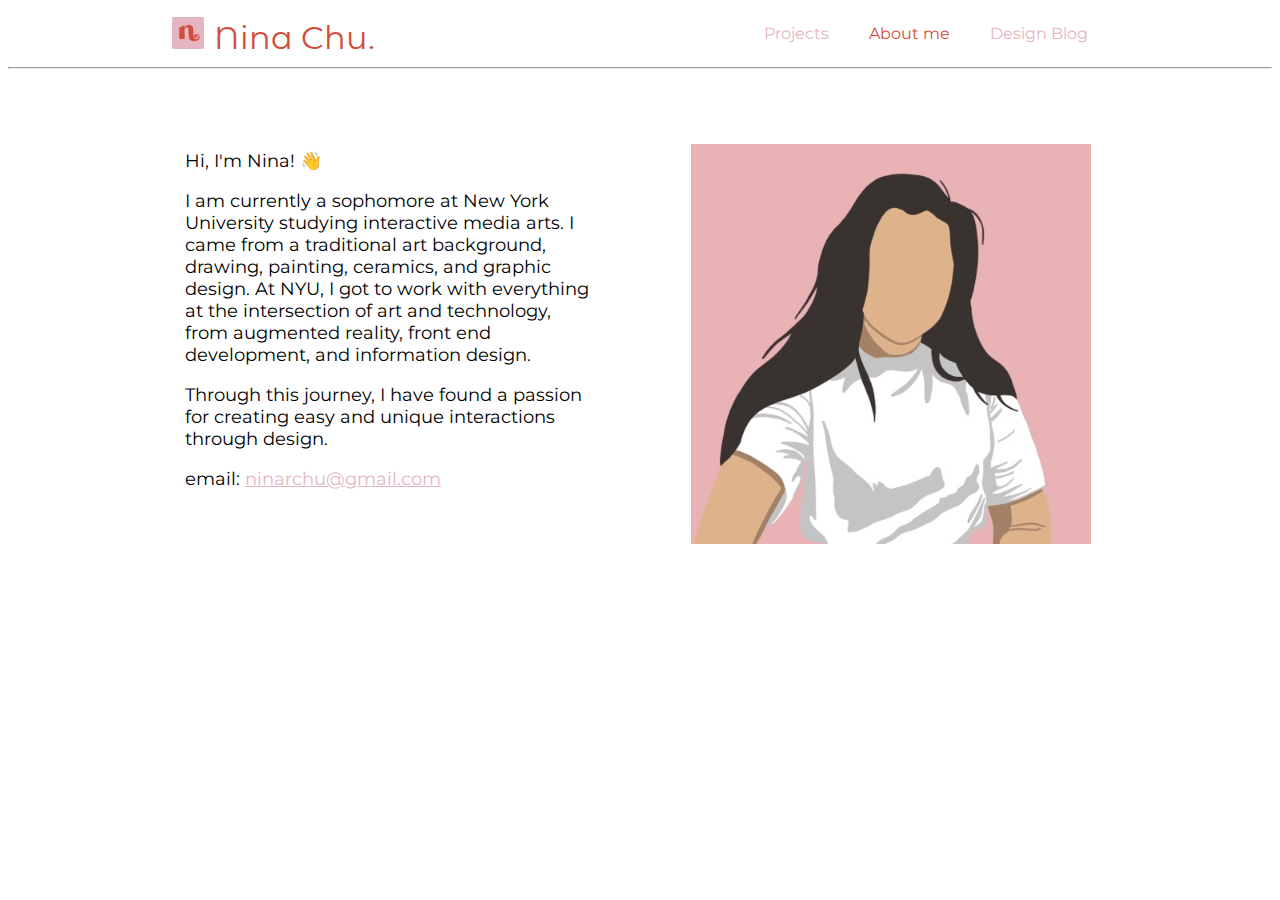
<file: about.html>
<!DOCTYPE html>
<html lang="en">

  <head>
    <meta charset="utf-8">
    <meta http-equiv="X-UA-Compatible" content="IE=edge">
    <title></title>
    <meta name="description" content="">
    <meta name="viewport" content="width=device-width, initial-scale=1">
    <link rel="stylesheet" href="aboutme.css">
    <link rel="preconnect" href="https://fonts.gstatic.com">

    <link href="https://fonts.googleapis.com/css2?family=Michroma&family=Montserrat:wght@300;500&display=swap" rel="stylesheet">
    <link rel="preconnect" href="https://fonts.gstatic.com">
    <link href="https://fonts.googleapis.com/css2?family=Montserrat+Alternates:wght@800&display=swap" rel="stylesheet">
        <!--font-family: 'Michroma', sans-serif;
        font-family: 'Montserrat', sans-serif;
      font-family: 'Montserrat Alternates', sans-serif; -->
  </head>

  <body>
        <nav>
                <div class="contentHome">
                  
                <a href="https://nc2516.github.io/contentful-portfolio/"><img src="logo.png"/>Nina Chu.</a></div>
                          
                <ul class="nav-links">
                    
                  <li><a href="https://nc2516.github.io/contentful-portfolio/">Projects</a></li>
                 
                  <div class="current"><li><a href="about.html">About me</a></li></div>

                  <li><a href="https://ninachu.cargo.site/Design-Fundamentals">Design Blog</a></li>
                
                </ul>
        </nav>

        <hr />

       <div class="wrapper">

        <div class="left">
        <p>Hi, I'm Nina! &#128075;</p>
            
        <p>I am currently a sophomore at New York University studying interactive media arts. I came from a traditional art background, drawing, painting, ceramics, and graphic design. At NYU, I got to work with everything at the intersection of art and technology, from augmented reality, front end development, and information design.</p>
            
        <p>Through this journey, I have found a passion for creating easy and unique interactions through design.</p>
        
        <p>email: <a href="mailto:ninarchu@gmail.com">ninarchu@gmail.com</a> </p>
        </div>

        <div class="right">
        <img class="pic" src="portrait500px.jpg" /></div>
    
        
  
        </div>

  </body>

  </html>
</file>
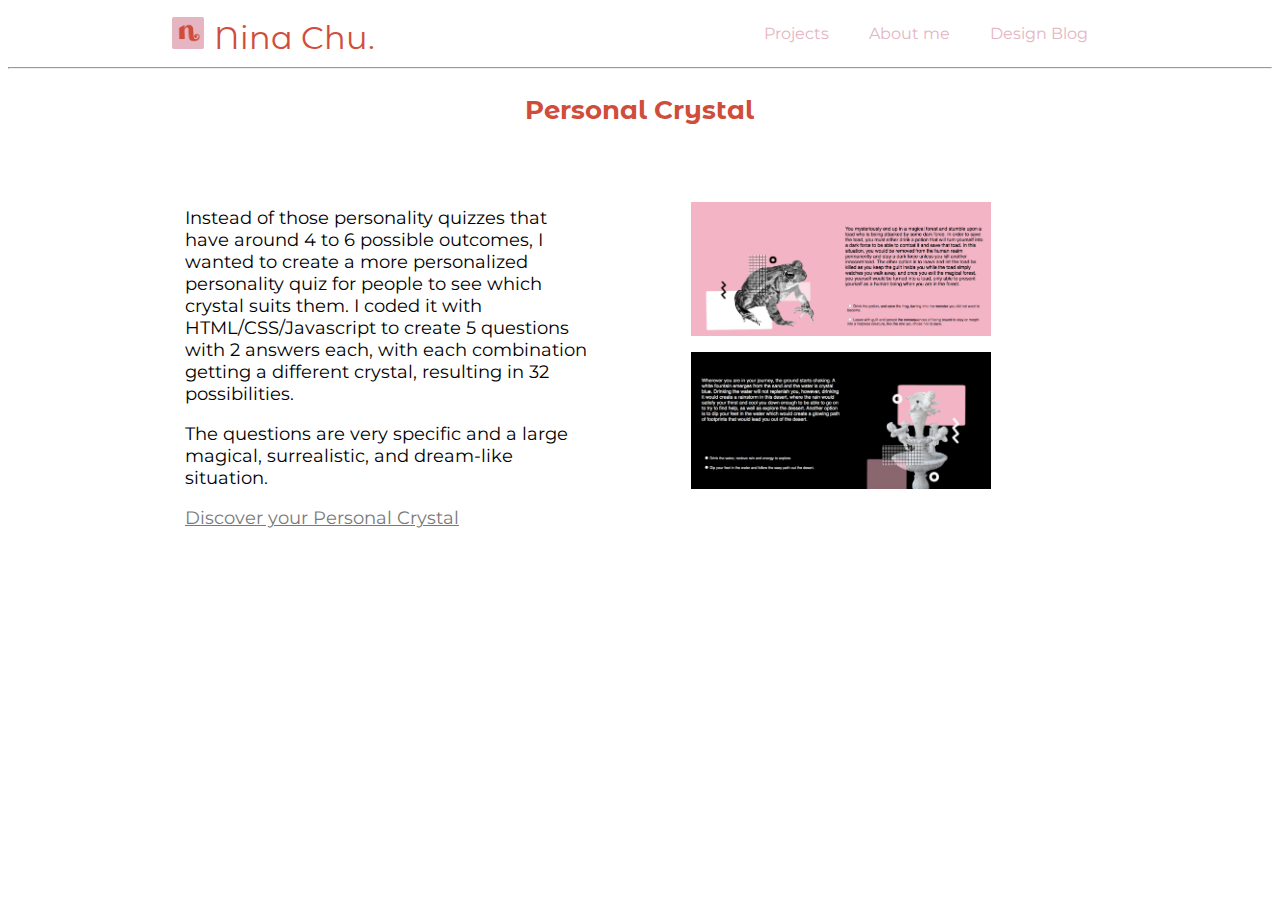
<file: crystal.html>
<!DOCTYPE html>
<html lang="en">

  <head>
    <meta charset="utf-8">
    <meta http-equiv="X-UA-Compatible" content="IE=edge">
    <title>Personal Crystal</title>
    <meta name="description" content="">
    <meta name="viewport" content="width=device-width, initial-scale=1">
    <link rel="stylesheet" href="projectpage.css">
    <link rel="preconnect" href="https://fonts.gstatic.com">
   

    <link href="https://fonts.googleapis.com/css2?family=Michroma&family=Montserrat:wght@300;500&display=swap" rel="stylesheet">
        <!--font-family: 'Michroma', sans-serif;
        font-family: 'Montserrat', sans-serif; -->
    <link href="https://fonts.googleapis.com/css2?family=Montserrat+Alternates:wght@800&display=swap" rel="stylesheet">
  </head>

  <body>
         <nav>
                <div class="contentHome">
                  
                <a href="https://nc2516.github.io/contentful-portfolio/"><img src="logo.png"/>Nina Chu.</a></div>
                          
                <ul class="nav-links">
                    
                  <li><a href="https://nc2516.github.io/contentful-portfolio/">Projects</a></li>
                 
                  <li><a href="about.html">About me</a></li>

                  <li><a href="https://ninachu.cargo.site/Design-Fundamentals">Design Blog</a></li>
                
                </ul>
        </nav>

        <hr />

        <h1>Personal Crystal</h1>

        <div class="wrapper">
            <div class="left">
                <p>Instead of those personality quizzes that have around 4 to 6 possible outcomes, I wanted to create a more personalized personality quiz for people to see which crystal suits them. I coded it with HTML/CSS/Javascript to create 5 questions with 2 answers each, with each combination getting a different crystal, resulting in 32 possibilities.</p>
                <p>The questions are very specific and a large magical, surrealistic, and dream-like situation. </p>
                <p><a href="http://142.93.115.51/personalcrystal.html">Discover your Personal Crystal</a></p>
            </div>
            <div class="right">
                <img src="slide1.png" />
                <img src="slide2.png" />
            </div>

        </div>

  </body>

  </html>
</file>
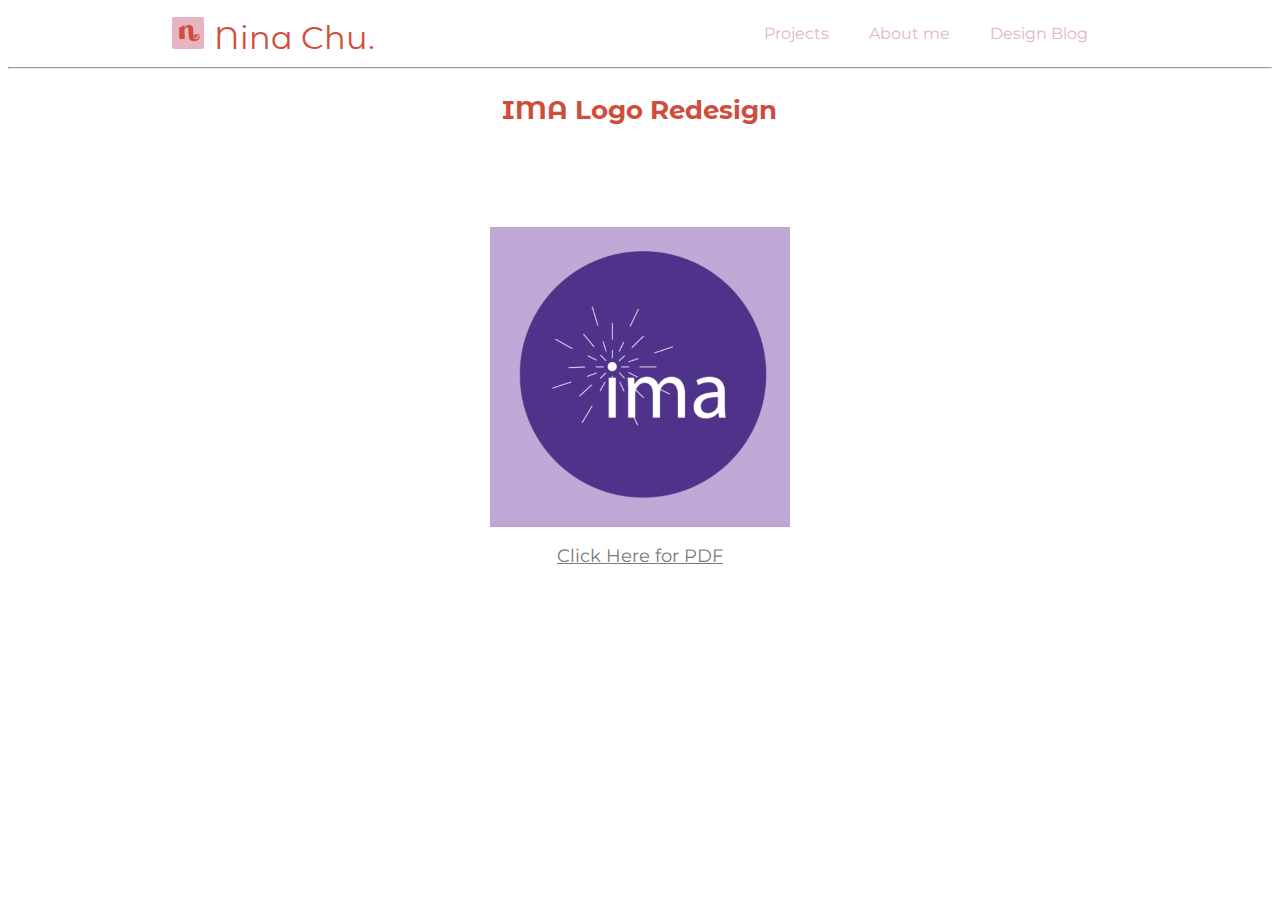
<file: imalogo.html>
<!DOCTYPE html>
<html lang="en">

  <head>
    <meta charset="utf-8">
    <meta http-equiv="X-UA-Compatible" content="IE=edge">
    <title>IMA Logo</title>
    <meta name="description" content="">
    <meta name="viewport" content="width=device-width, initial-scale=1">
    <link rel="stylesheet" href="projectpage.css">
    <link rel="preconnect" href="https://fonts.gstatic.com">
   

    <link href="https://fonts.googleapis.com/css2?family=Michroma&family=Montserrat:wght@300;500&display=swap" rel="stylesheet">
        <!--font-family: 'Michroma', sans-serif;
        font-family: 'Montserrat', sans-serif; -->
    <link href="https://fonts.googleapis.com/css2?family=Montserrat+Alternates:wght@800&display=swap" rel="stylesheet">
  
    <style>
      .logo{
       display: flex;
        flex-direction: column;
  justify-content: center;
  align-items: center;
      }
    </style>
  
  </head>

  <body>
         <nav>
                <div class="contentHome">
                  
                <a href="https://nc2516.github.io/contentful-portfolio/"><img src="logo.png"/>Nina Chu.</a></div>
                          
                <ul class="nav-links">
                    
                  <li><a href="https://nc2516.github.io/contentful-portfolio/">Projects</a></li>
                 
                  <li><a href="about.html">About me</a></li>

                  <li><a href="https://ninachu.cargo.site/Design-Fundamentals">Design Blog</a></li>
                
                </ul>
        </nav>

        <hr />

        <h1>IMA Logo Redesign</h1>
        
      <div class="logo">
        <img src="imalogo.png" />
        <a href="https://drive.google.com/file/d/1VWoLpNQPHOlFo65Vt-tACU6u3s3__vQM/view?usp=sharing"><p>Click Here for PDF</p></a>
    </div>
        </body>

        </html>
</file>
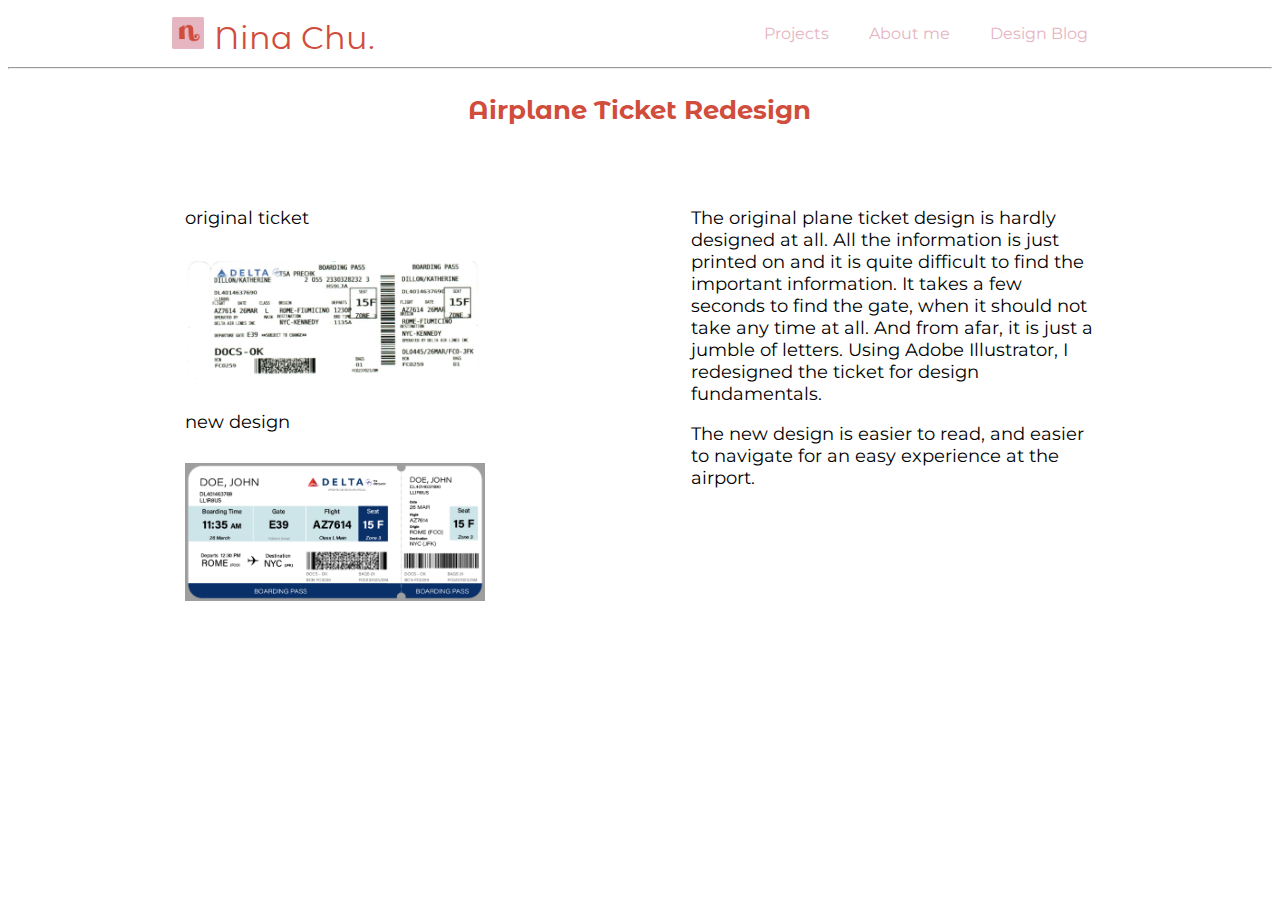
<file: ticket.html>
<!DOCTYPE html>
<html lang="en">

  <head>
    <meta charset="utf-8">
    <meta http-equiv="X-UA-Compatible" content="IE=edge">
    <title>Ticket Redesign</title>
    <meta name="description" content="">
    <meta name="viewport" content="width=device-width, initial-scale=1">
    <link rel="stylesheet" href="projectpage.css">
    <link rel="preconnect" href="https://fonts.gstatic.com">
   

    <link href="https://fonts.googleapis.com/css2?family=Michroma&family=Montserrat:wght@300;500&display=swap" rel="stylesheet">
        <!--font-family: 'Michroma', sans-serif;
        font-family: 'Montserrat', sans-serif; -->
    <link href="https://fonts.googleapis.com/css2?family=Montserrat+Alternates:wght@800&display=swap" rel="stylesheet">
  </head>

  <body>
         <nav>
                <div class="contentHome">
                  
                <a href="https://nc2516.github.io/contentful-portfolio/"><img src="logo.png"/>Nina Chu.</a></div>
                          
                <ul class="nav-links">
                    
                  <li><a href="https://nc2516.github.io/contentful-portfolio/">Projects</a></li>
                 
                  <li><a href="about.html">About me</a></li>

                  <li><a href="https://ninachu.cargo.site/Design-Fundamentals">Design Blog</a></li>
                
                </ul>
        </nav>

        <hr />

        <h1>Airplane Ticket Redesign</h1>

        <div class="wrapper">
            <div class="left">
                <p>original ticket</p>
                <img src="ticketugly.png"/>
                <p>new design</p>
                <img src="planeticket.png"/>

            </div>

            <div class="right">
                <p>The original plane ticket design is hardly designed at all. All the information is just printed on and it is quite difficult to find the important information. It takes a few seconds to find the gate, when it should not take any time at all. And from afar, it is just a jumble of letters. Using Adobe Illustrator, I redesigned the ticket for design fundamentals.</p>
                <p>The new design is easier to read, and easier to navigate for an easy experience at the airport.</p>
            </div>

        </div>
    

        </body>

        </html>
</file>
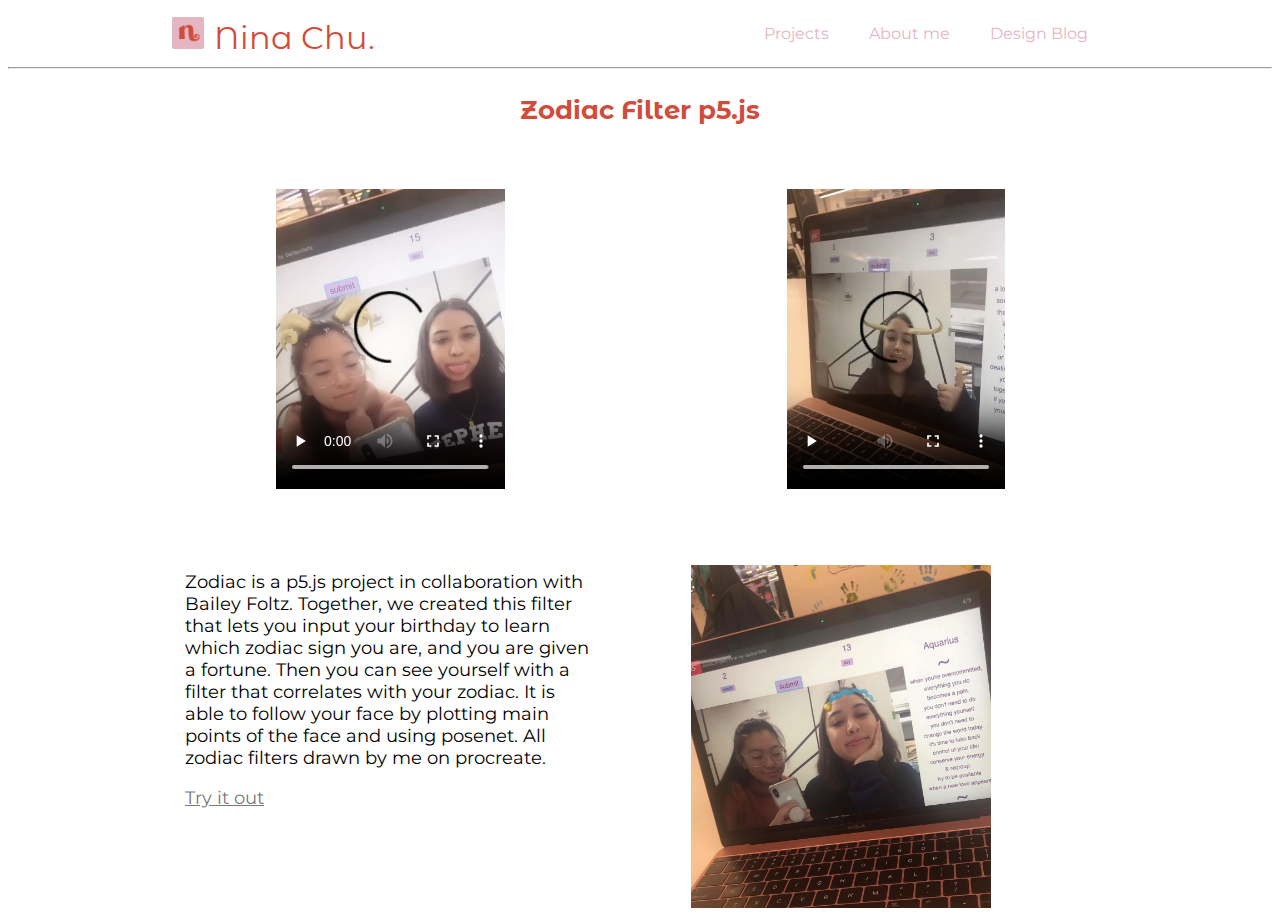
<file: zodiac.html>
<!DOCTYPE html>
<html lang="en">

  <head>
    <meta charset="utf-8">
    <meta http-equiv="X-UA-Compatible" content="IE=edge">
    <title>Zodiac</title>
    <meta name="description" content="">
    <meta name="viewport" content="width=device-width, initial-scale=1">
    <link rel="stylesheet" href="projectpage.css">
    <link rel="preconnect" href="https://fonts.gstatic.com">
   

    <link href="https://fonts.googleapis.com/css2?family=Michroma&family=Montserrat:wght@300;500&display=swap" rel="stylesheet">
        <!--font-family: 'Michroma', sans-serif;
        font-family: 'Montserrat', sans-serif; -->
    <link href="https://fonts.googleapis.com/css2?family=Montserrat+Alternates:wght@800&display=swap" rel="stylesheet">
  </head>

  <body>
         <nav>
                <div class="contentHome">
                  
                <a href="https://nc2516.github.io/contentful-portfolio/"><img src="logo.png"/>Nina Chu.</a></div>
                          
                <ul class="nav-links">
                    
                  <li><a href="https://nc2516.github.io/contentful-portfolio/">Projects</a></li>
                 
                  <li><a href="about.html">About me</a></li>

                  <li><a href="https://ninachu.cargo.site/Design-Fundamentals">Design Blog</a></li>
                
                </ul>
        </nav>

        <hr />

        <h1>Zodiac Filter p5.js</h1>

        <div class="videos">
                        <video width="auto" height="300px" controls>
                            <source src="zodiac1.mov">
                        </video>
            
                        <video width="auto" height="300px" controls>
                                <source src="zodiac2.mov">
          </video> </div>

        <div class="wrapper">
            <div class="left">
                <p>Zodiac is a p5.js project in collaboration with Bailey Foltz. Together, we created this filter that lets you input your birthday to learn which zodiac sign you are, and you are given a fortune. Then you can see yourself with a filter that correlates with your zodiac. It is able to follow your face by plotting main points of the face and using posenet. All zodiac filters drawn by me on procreate.</p>
                <p><a href="https://editor.p5js.org/nc2516/full/D48SSx_H">Try it out</a></p>
            </div>
        <div class="right">
                <img src="Filter.JPG"/>
            
            
                    </div>

            </div>
    
    </div>


  </body>

  </html>
</file>
<file: aboutme.css>
.contentHome{
    margin: 0px;
    padding: 0px;
    font-family: 'Montserrat Alternates', sans-serif;
    font-size: 32px;
    text-align: center;

    
  }
  
  .contentHome a{
    text-decoration: none;
    color: #D04D3C;
  }

  .contentHome img{
    width: 32px;
    height: auto;
    margin-right: 10px;
  }

  nav{
    display: flex;
    justify-content: space-around;
    align-items: center;
    
  }

  .nav-links{
      display: flex;
      flex-direction: row;
      font-family: 'Montserrat', sans-serif;
      font-size: 16px;
  }
  
  .nav-links a{
    text-decoration: none;
    padding: 20px;
    color: #E5B5C1;
  }

  .current li a{
    color: #D04D3C;      
}

  .nav-links li{
      list-style: none;
  }

  .nav-links a:hover{
      color: #D04D3C;
  }

  img{
    margin-top: 3%;
    width: 400px;
    height: auto;
  }

  p{
    font-family: 'Montserrat', sans-serif;
    font-size: 18px;
   
  }

.wrapper{
    display: flex;
    flex-direction: row;
    justify-content: space-around;
    width: 80%;
    margin-left: auto;
    margin-right: auto;
    margin-top: 5%;
   
}

.left{
    width: 40%;
    
}

.right{
    width: 40%;
}

a{
    color: #E5B5C1;
}

@media screen and (max-width: 780px){

    nav{
        display: flex;
        justify-content: space-around;
        align-items: center;
        flex-direction: column;

        
      }

      .nav-links{ 
          flex-direction: column;
          align-items: center;
          
      }

      li{
          margin-top: 10px;
      }

      img{
        width: 300px;
        height: auto;
      }


    .wrapper{
        display: flex;
        justify-content: space-around;
        flex-direction: column-reverse;
        align-items: center;
        margin-top: 0px;
        
    }
    .left{
        width: 100%;
    }
    
    .right{
        width: 100%;
    }

    p{
        font-size: 14px;
    }
}
</file>
<file: projectpage.css>
.contentHome{
    margin: 0px;
    padding: 0px;
    font-family: 'Montserrat Alternates', sans-serif;
    font-size: 32px;
    text-align: center;

    
  }
  
  .contentHome a{
    text-decoration: none;
    color: #D04D3C;
  }

  .contentHome img{
    width: 32px;
    height: auto;
    margin-right: 10px;
  }

  nav{
    display: flex;
    justify-content: space-around;
    align-items: center;
    
  }

  .nav-links{
      display: flex;
      flex-direction: row;
      font-family: 'Montserrat', sans-serif;
      font-size: 16px;
  }
  
  .nav-links a{
    text-decoration: none;
    padding: 20px;
    color: #E5B5C1;
  }

  .current li a{
    color: #D04D3C;      
}

  .nav-links li{
      list-style: none;
  }

  .nav-links a:hover{
      color: #D04D3C;
  }

  h1 {
    margin-top: 2%;
    margin-bottom: 5%;
    text-align: center;
    color: #D04D3C;
    font-size: 26px;
    font-family: 'Montserrat Alternates', sans-serif;
    width: 60%;
    margin-left: auto;
    margin-right: auto;
      
    
  }

  img{
    margin-top: 3%;
    width: 300px;
    height: auto;
  }

  p{
    font-family: 'Montserrat', sans-serif;
    font-size: 18px;
  }

  .wrapper{
    display: flex;
    flex-direction: row;
    justify-content: space-around;
    width: 80%;
    margin-left: auto;
    margin-right: auto;
    margin-top: 5%;
}

.left{
    width: 40%;
}

.right{
    width: 40%;
}

.videos{
    display: flex;
        justify-content: space-around;
        flex-direction: row;
        align-items: center;
        width: 80%;
        margin-left: auto;
        margin-right: auto;
        margin-top: 5%;

}

a{
    color: #797979
}

.largeimg{
    width: 700px;
     margin-left: auto;
        margin-right: auto;
    
}

  @media screen and (max-width: 780px){
    nav{
        display: flex;
        justify-content: space-around;
        align-items: center;
        flex-direction: column;
        
      }

      .nav-links{ 
          flex-direction: column;
          align-items: center;
      }


      li{
        margin-top: 10px;
    }
    img{
        width: 100%;
    }

    h1 {
        font-size: 18px;
        }

        .wrapper{
            display: flex;
            justify-content: space-around;
            flex-direction: column-reverse;
            align-items: center;
            margin-top: 0px;
           
            
        }
        .left{
            width: 100%;
        }
        
        .right{
            width: 100%;
        }
    
        p{
            font-size: 14px;
        }
        .videos{
            width: 100%;
            flex-direction: column;
        }

}
</file>
